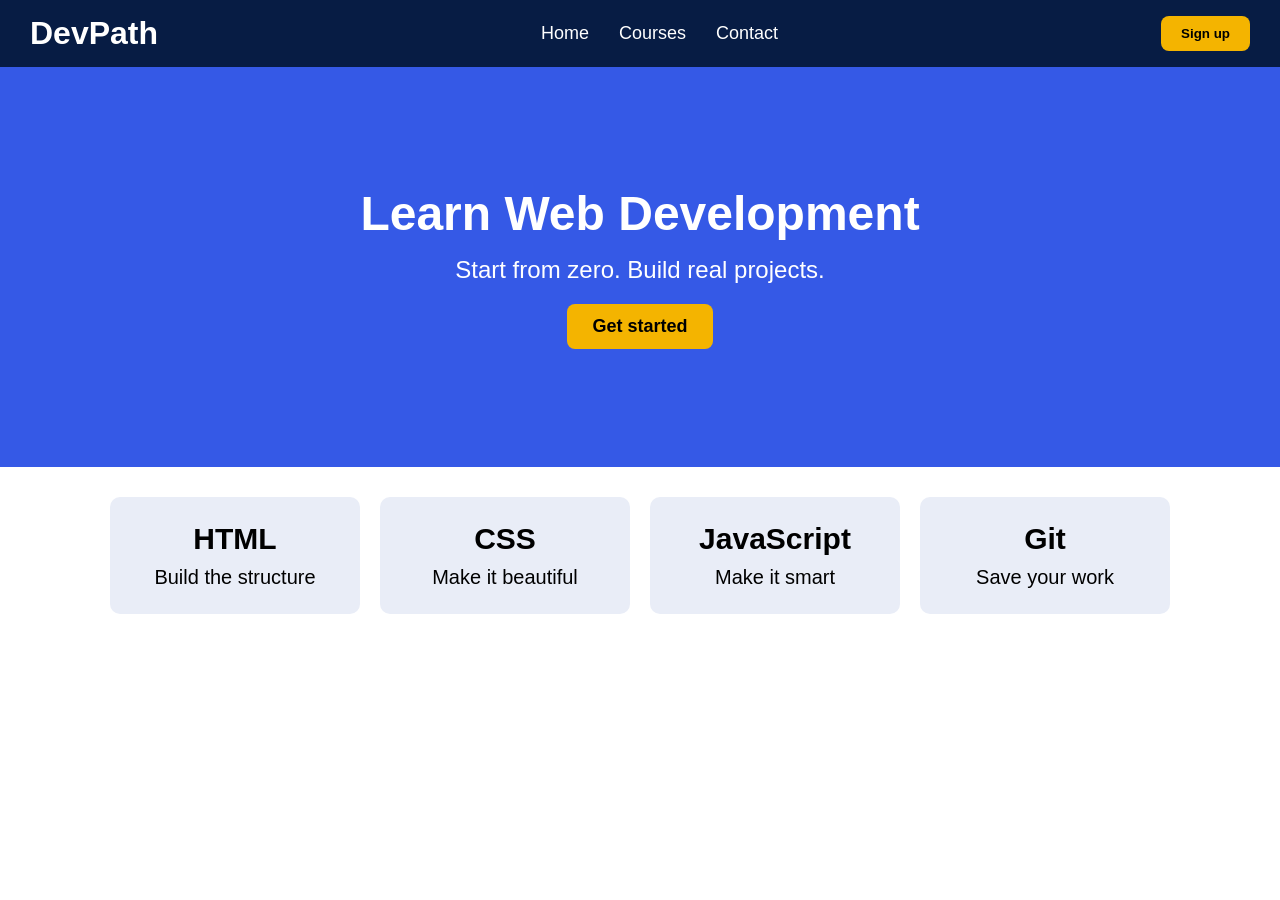
<file: weeek 7/index.html>
<!DOCTYPE html>
<html lang="en">

<head>
    <meta charset="UTF-8">
    <meta name="viewport" content="width=device-width, initial-scale=1.0">
    <title>DevPath</title>
    <link rel="stylesheet" href="style.css">
</head>

<body>
    <!--Navbar-->
    <nav class="navbar">
        <div class="logo">DevPath</div>

        <ul class="nav-links">
            <li><a href="#">Home</a></li>
            <li><a href="#">Courses</a></li>
            <li><a href="#">Contact</a></li>
        </ul>

        <button class="signup-btn">Sign up</button>
    </nav>

    <!-- Hero Section -->
    <section class="hero">
        <h1>Learn Web Development</h1>
        <p>Start from zero. Build real projects.</p>
        <button class="start-btn">Get started</button>
    </section>
          <!-- Cards Section -->
    <section class="cards">

        <div class="card">
            <h2>HTML</h2>
            <p>Build the structure</p>
        </div>

        <div class="card">
            <h2>CSS</h2>
            <p>Make it beautiful</p>
        </div>

        <div class="card">
            <h2>JavaScript</h2>
            <p>Make it smart</p>
        </div>

        <div class="card">
            <h2>Git</h2>
            <p>Save your work</p>
        </div>

    </section>



</body>

</html>
</file>
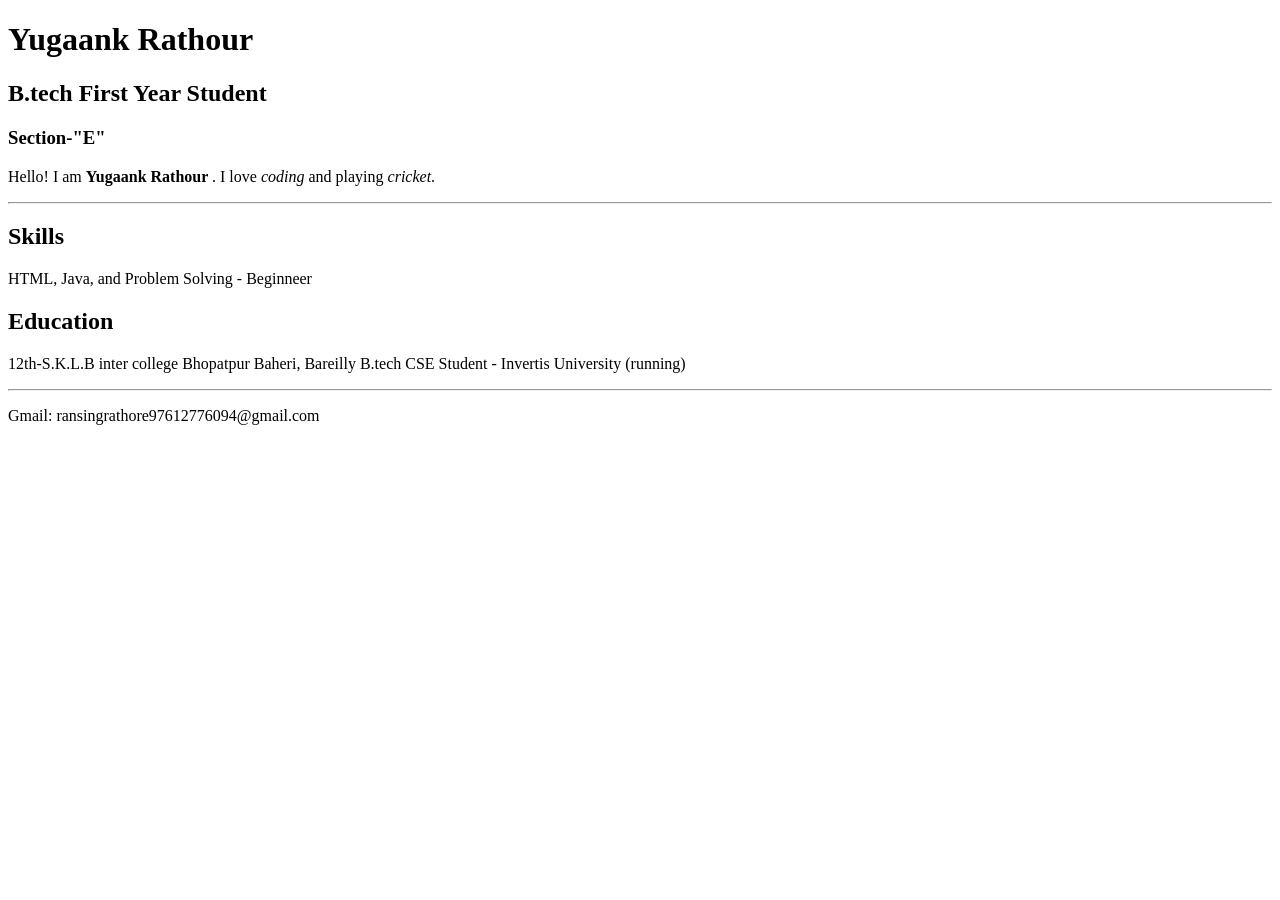
<file: week 2/index.html>
<!DOCTYPE html>
<html lang="en">

<head>
    <meta charset="UTF-8">
    <meta name="viewport" content="width=device-width, initial-scale=1.0">
    <title>My Resume</title>
</head>

<body>
    <h1>
        Yugaank Rathour
    </h1>

    <h2>
        B.tech First Year Student
    </h2>

    <h3>
        Section-"E"
    </h3>
    <P>
        Hello! I am <strong>Yugaank Rathour </strong>.
        I love <i>coding</i> and playing <em>cricket</em>.
    </P>
    <hr>

    <div id="skills" class="resume-section">
        <h2>Skills</h2>
        <p>
            HTML, Java, and Problem Solving - Beginneer
        </p>

    </div>

    <div id="education" class="resume-section">
        <h2>Education</h2>
        <p>
            12th-S.K.L.B inter college Bhopatpur Baheri, Bareilly
            B.tech CSE Student - Invertis University (running)
        </p>
    </div>
    <hr>
    <p>
        Gmail: ransingrathore97612776094@gmail.com
    </p>


</body>

</html>
</file>
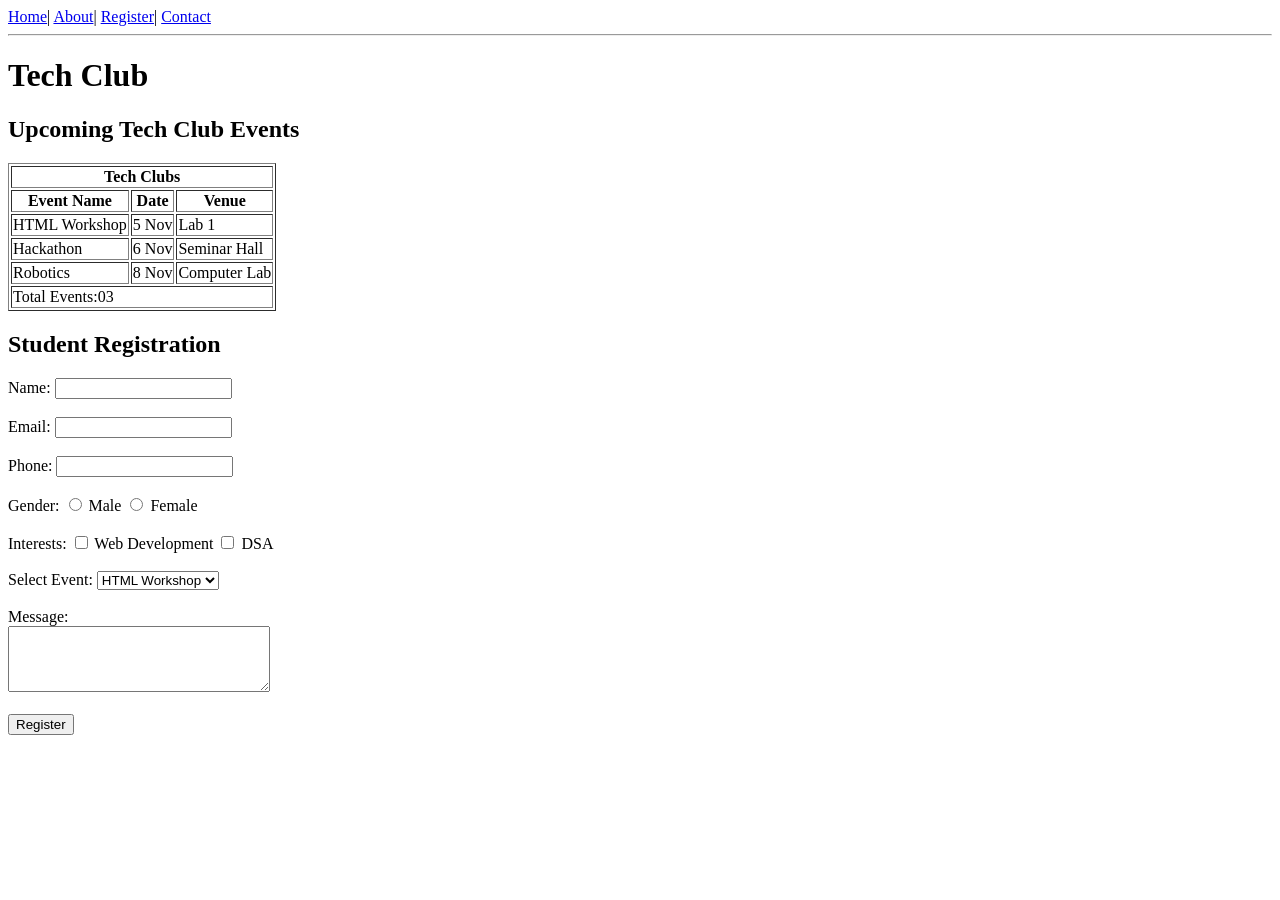
<file: week 4/index.html>
<!DOCTYPE html>
<html lang="en">

<head>
    <meta charset="UTF-8">
    <meta name="viewport" content="width=device-width, initial-scale=1.0">
    <meta name="description" content="Welcome to Tech Club. Explore events and register for activities.">
    <meta name="keywords" content="Tech Club, web development, events">
    <meta name="author" content="Tech Club">

    <title>Tech Club</title>

    <link rel="icon" type="image/png" href="favicon.png">

</head>

<body>
    
    <nav>
        <a href="index.html">Home</a>|
        <a href="about.html">About</a>|
        <a href="register.html">Register</a>|
        <a href="contact.html">Contact</a>
    </nav>
    <hr>

    <h1>Tech Club</h1>
    <h2>Upcoming Tech Club Events</h2>
    <table border="1">
        <thead>
            <tr>
                <th colspan="3">Tech Clubs</th>
            </tr>
            <tr>
                <th>Event Name</th>
                <th>Date</th>
                <th>Venue</th>
            </tr>
        </thead>
        <tbody>
            <tr>
                <td>HTML Workshop</td>
                <td>5 Nov</td>
                <td> Lab 1</td>
            </tr>
            <tr>
                <td>Hackathon</td>
                <td>6 Nov</td>
                <td>Seminar Hall</td>

            </tr>
            <tr>
                <td>Robotics</td>
                <td>8 Nov</td>
                <td>Computer Lab</td>
            </tr>
        </tbody>
        <tfoot>
            <tr>
                <td colspan="3">Total Events:03</td>
            </tr>
        </tfoot>

    </table>

    <h2>Student Registration</h2>
    <form>
        <label for="name">Name:</label>
        <input type="text" id="name" name="name" required>
        <br><br>

        <label for="email">Email:</label>
        <input type="email" id="email" name="email" required>
        <br><br>

        <label for="phone">Phone:</label>
        <input type="tel" id="phone" name="phone">
        <br><br>

        <label>Gender:</label>
        <input type="radio" name="gender" id="male" value="Male"> Male
        <input type="radio" name="gender" id="female" value="Female"> Female
        <br><br>
        <!--SECOHD METHOD-->
        <!--<P>Gender:</P>
        <label>
            <input type="radio" id="male" name="gender" value="Male">
            Male</label>
        <label>
            <input type="radio" id="female" name="gender" value="Female">
            Female</label> -->

        <label>Interests:</label>
        <input type="checkbox" id="web development" name="interest" value="web development"> Web Development
        <input type="checkbox" id="DSA" name="interest" value="DSA"> DSA
        <br><br>

        <label>Select Event:</label>
        <select name="event" id="event">
            <option value="HTML workshop">HTML Workshop</option>
            <option value="hackathon">Hackathon</option>
            <option value="robotics">Robotics</option>
        </select>
        <br><br>

        <label for="message">Message:</label>
        <br>
        <textarea name="message" id="message" rows="4" cols="30"></textarea>
        <br><br>


        <button type="submit">Register</button>
    </form>


</body>

</html>
</file>
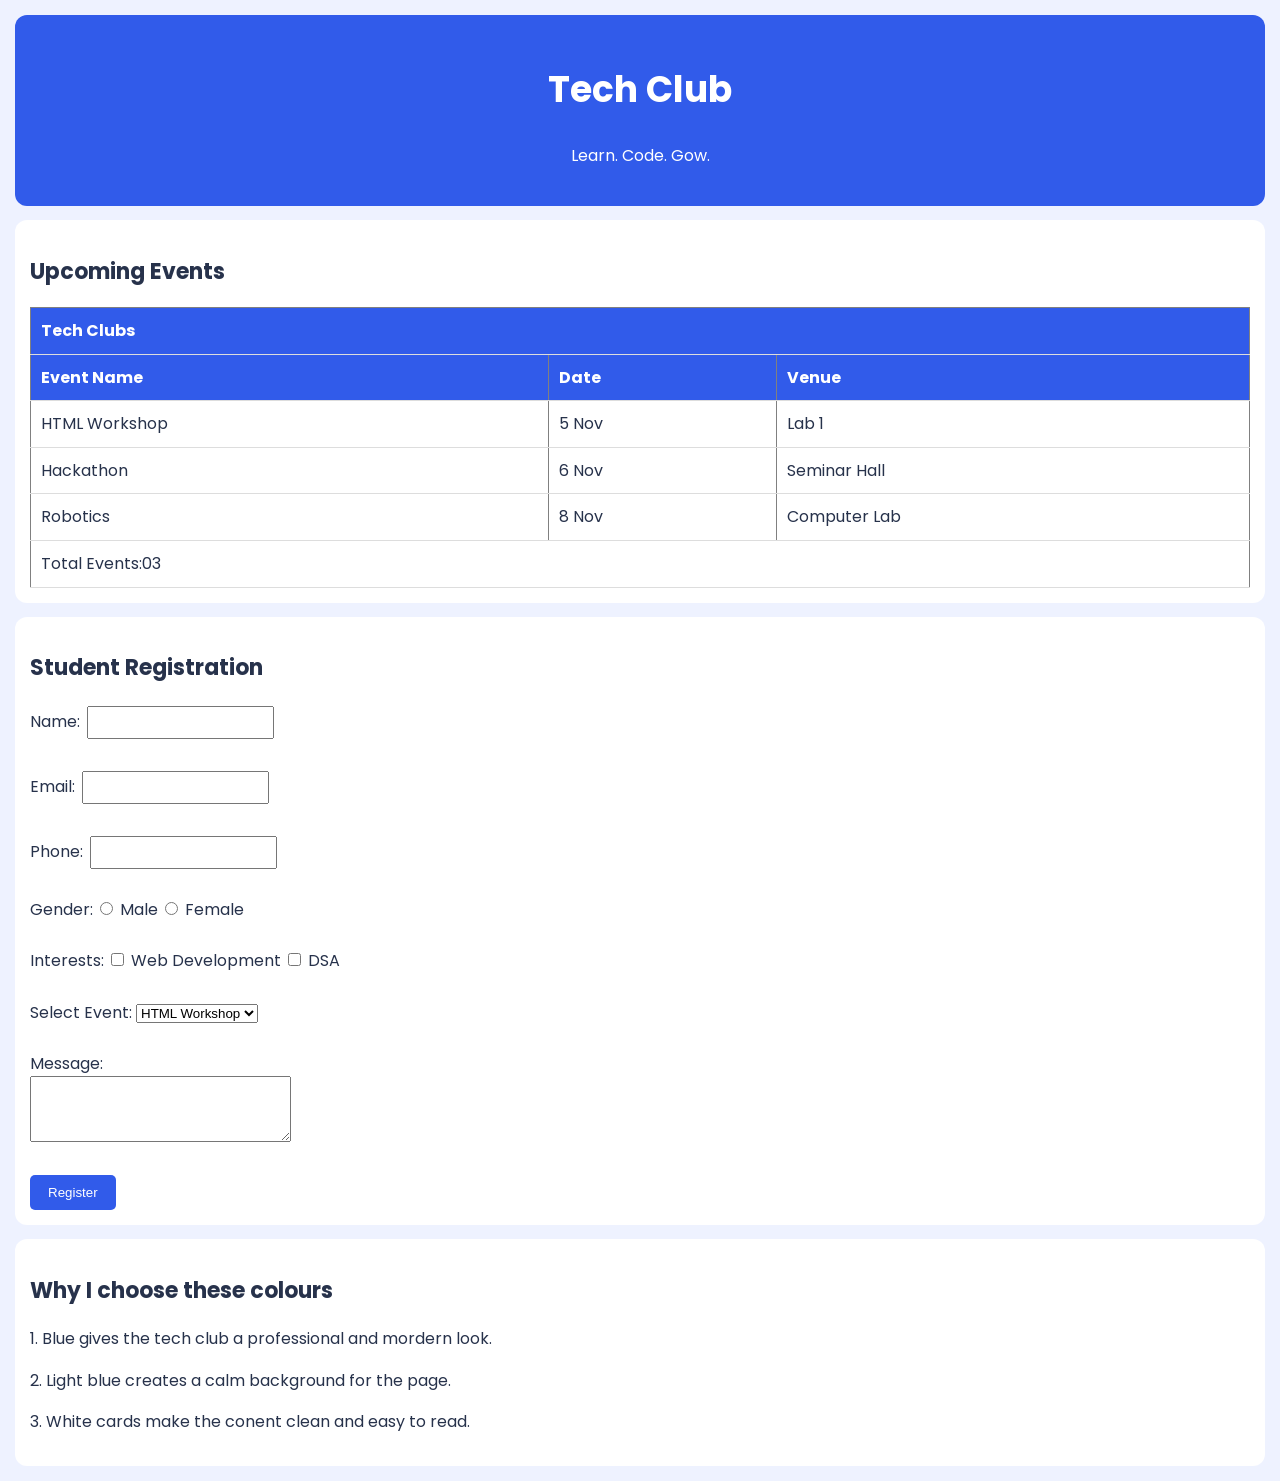
<file: week 5/index.html>
<!DOCTYPE html>
<html lang="en">

<head>
    <meta charset="UTF-8">
    <meta name="viewport" content="width=device-width, initial-scale=1.0">
    <meta name="description" content="Welcome to Tech Club. Explore events and register for activities.">
    <meta name="keywords" content="Tech Club, web development, events">
    <meta name="author" content="Tech Club">

    <title>Tech Club | Student Regirtration Form</title>
    <link rel="stylesheet" href="style.css">

    <link href="https://fonts.googleapis.com/css2?family=Poppins:wght@400;700&display=swap"
rel="stylesheet">

</head>

<body>
    <header id="hero">
    <h1>Tech Club</h1>
    <P>Learn. Code. Gow.</P>
</header>
    <section class="card">
        <h2>Upcoming Events</h2>
    <table border="1">
        <thead>
            <tr>
                <th colspan="3">Tech Clubs</th>
            </tr>
            <tr>
                <th>Event Name</th>
                <th>Date</th>
                <th>Venue</th>
            </tr>
        </thead>
        <tbody>
            <tr>
                <td>HTML Workshop</td>
                <td>5 Nov</td>
                <td> Lab 1</td>
            </tr>
            <tr>
                <td>Hackathon</td>
                <td>6 Nov</td>
                <td>Seminar Hall</td>

            </tr>
            <tr>
                <td>Robotics</td>
                <td>8 Nov</td>
                <td>Computer Lab</td>
            </tr>
        </tbody>
        <tfoot>
            <tr>
                <td colspan="3">Total Events:03</td>
            </tr>
        </tfoot>

    </table>
    </section>

      <section class="card">
    <h2>Student Registration</h2>
    <form>
        <label for="name">Name:</label>
        <input type="text" id="name" name="name" required>
        <br><br>

        <label for="email">Email:</label>
        <input type="email" id="email" name="email" required>
        <br><br>

        <label for="phone">Phone:</label>
        <input type="tel" id="phone" name="phone">
        <br><br>

        <label>Gender:</label>
        <input type="radio" name="gender" id="male" value="Male"> Male
        <input type="radio" name="gender" id="female" value="Female"> Female
        <br><br>
        <!--SECOHD METHOD-->
        <!--<P>Gender:</P>
        <label>
            <input type="radio" id="male" name="gender" value="Male">
            Male</label>
        <label>
            <input type="radio" id="female" name="gender" value="Female">
            Female</label> -->

        <label>Interests:</label>
        <input type="checkbox" id="web development" name="interest" value="web development"> Web Development
        <input type="checkbox" id="DSA" name="interest" value="DSA"> DSA
        <br><br>

        <label>Select Event:</label>
        <select name="event" id="event">
            <option value="HTML workshop">HTML Workshop</option>
            <option value="hackathon">Hackathon</option>
            <option value="robotics">Robotics</option>
        </select>
        <br><br>

        <label for="message">Message:</label>
        <br>
        <textarea name="message" id="message" rows="4" cols="30"></textarea>
        <br><br>


        <button type="submit">Register</button>
    </form>
    </section>
    <section class="card">
        <h2>Why I choose these colours</h2>
        <p>1. Blue gives the tech club a professional and mordern look. </p>
        <p>2. Light blue creates a calm background for the page.</p>
        <p>3. White cards make the conent clean and easy to read.</p>

    </section>

</body>

</html>
</file>
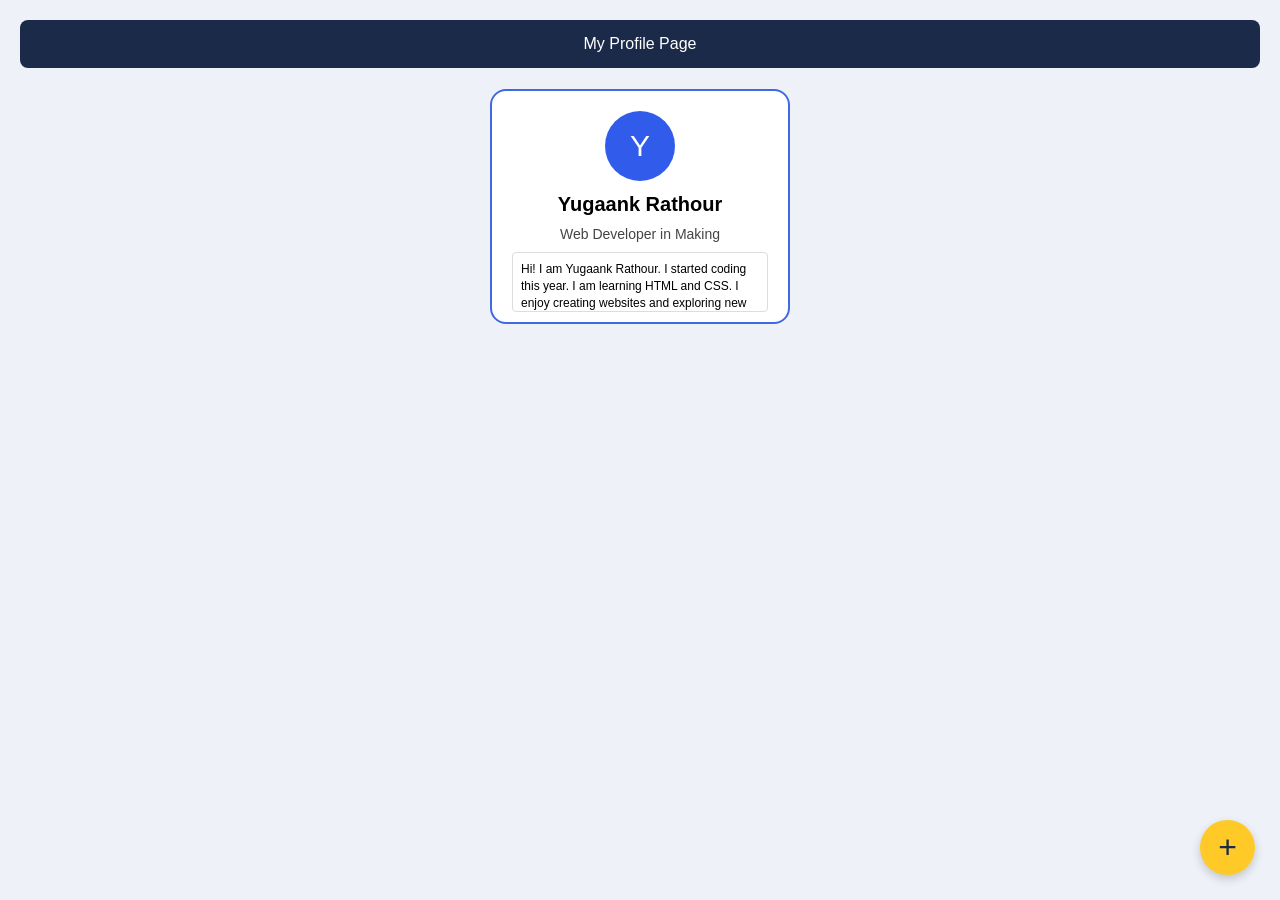
<file: week 6/index.html>
<!DOCTYPE html>
<html lang="en">
<head>
  <meta charset="UTF-8">
  <meta name="viewport" content="width=device-width, initial-scale=1.0">
  <title>My Profile Page</title>
  <link rel="stylesheet" href="style.css">
</head>
<body>

  <header class="top-bar">
    My Profile Page
  </header>

  <main class="profiles">

    <section class="profile-card">
      <div class="avatar"> Y</div>
      <h2>Yugaank Rathour</h2>
      <p class="role">Web Developer in Making</p>
      <div class="bio">
        Hi! I am Yugaank Rathour. I started coding this year.
         I am learning HTML and CSS.
        I enjoy creating websites and exploring new ideas.
        I like making small websites, drawing and
        listening to music. My goal is to build my
        own app. I am learning HTML and CSS.
      </div>
    </section>

  </main>

  <button class="add-button" aria-label="Add profile">+</button>

</body>
</html>
</file>
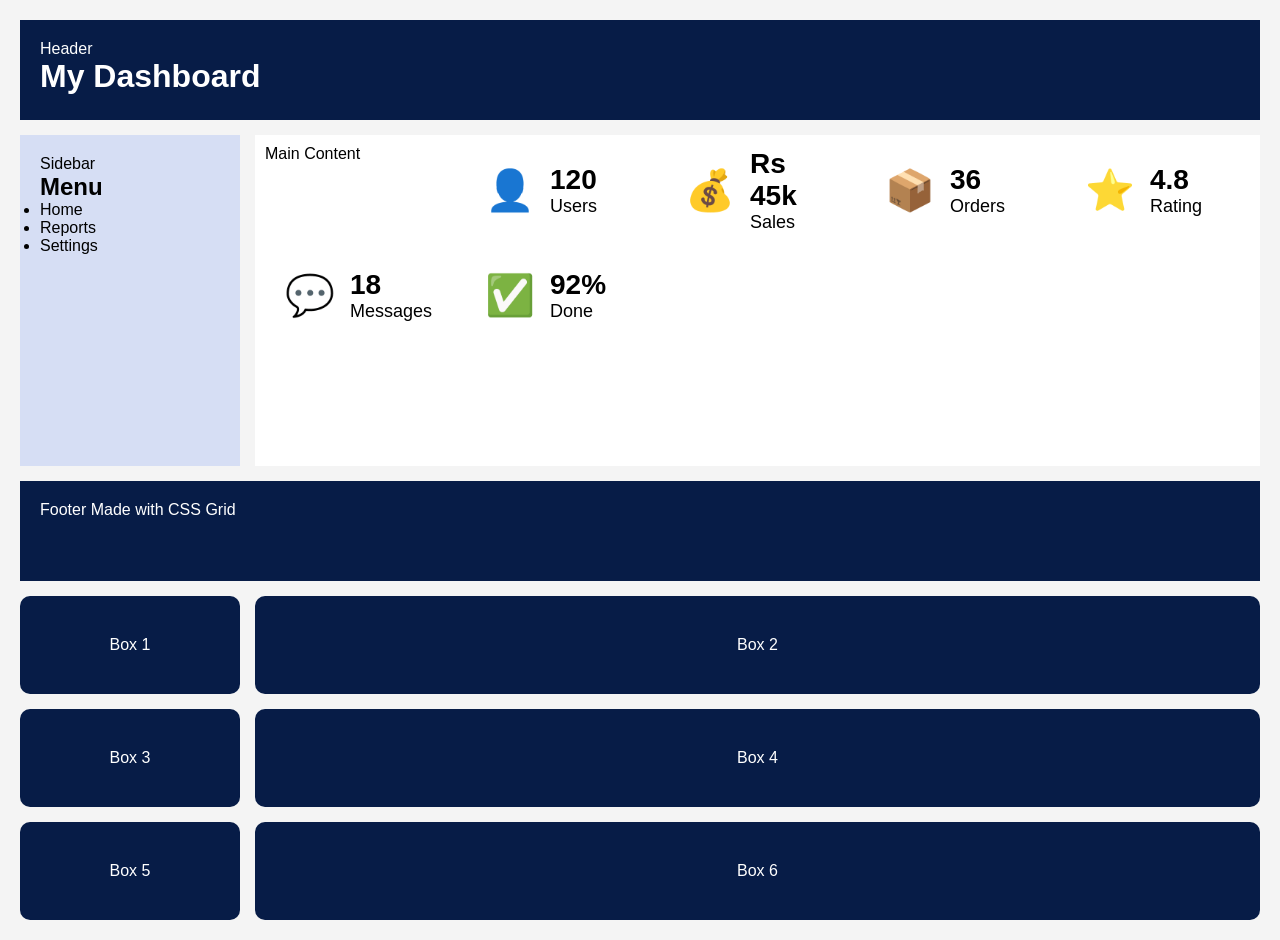
<file: week 8/index.html>
<!DOCTYPE html>
<html lang="en">

<head>
    <meta charset="UTF-8">
    <meta name="viewport" content="width=device-width, initial-scale=1.0">
    <title>Dashboard</title>
    <link rel="stylesheet" href="style.css">
</head>

<body>
           <!--Dashboard-->
    <div class="dashboard">

        <div class="box">Box 1</div>
        <div class="box">Box 2</div>
        <div class="box">Box 3</div>
        <div class="box">Box 4</div>
        <div class="box">Box 5</div>
        <div class="box">Box 6</div>

        <header class="header">
            Header
            <h1>My Dashboard</h1>
        </header>

        <aside class="sidebar">
            Sidebar
            <h2>Menu</h2>

            <ul>
                <li>Home</li>
                <li>Reports</li>
                <li>Settings</li>
            </ul>

        </aside>

        <main class="main">
            Main Content
            <!--Cards-->
            <div class="card">
                <span class="icon">👤</span>
                <div>
                    <h3>120</h3>
                    <p>Users</p>
                </div>
            </div>

            <div class="card">
                <span class="icon">💰</span>
                <div>
                    <h3>Rs 45k</h3>
                    <p>Sales</p>
                </div>
            </div>

            <div class="card">
                <span class="icon">📦</span>
                <div>
                    <h3>36</h3>
                    <p>Orders</p>
                </div>
            </div>

            <div class="card">
                <span class="icon">⭐</span>
                <div>
                    <h3>4.8</h3>
                    <p>Rating</p>
                </div>
            </div>

            <div class="card">
                <span class="icon">💬</span>
                <div>
                    <h3>18</h3>
                    <p>Messages</p>
                </div>
            </div>

            <div class="card">
                <span class="icon">✅</span>
                <div>
                    <h3>92%</h3>
                    <p>Done</p>
                </div>
            </div>

        </main>

        <footer class="footer">
            Footer
            Made with CSS Grid
        </footer>

    </div>

</body>

</html>
</file>
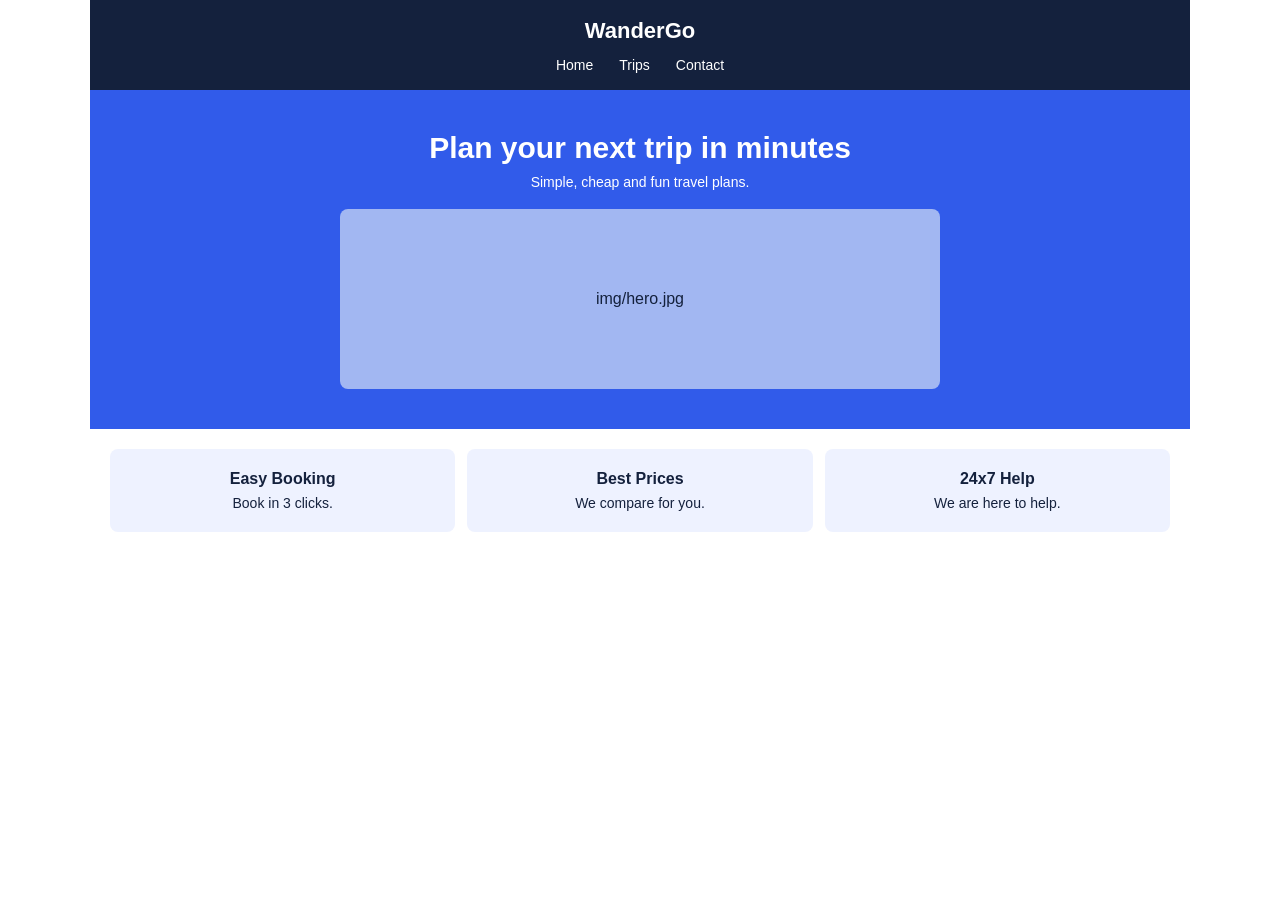
<file: week 9/index.html>
<!DOCTYPE html>
<html lang="en">
<head>
    <meta charset="UTF-8">
    <meta name="viewport" content="width=device-width, initial-scale=1.0">
    <title>WanderGo - Travel Plans</title>
    <link rel="stylesheet" href="style.css">
</head>
<body>

    <header class="navbar">
        <h2 class="logo">WanderGo</h2>

        <nav class="nav-links">
            <a href="#home">Home</a>
            <a href="#trips">Trips</a>
            <a href="#contact">Contact</a>
        </nav>
    </header>

    <main>
        <section class="hero" id="home">
            <h1>Plan your next trip in minutes</h1>
            <p>Simple, cheap and fun travel plans.</p>

            <div class="hero-image">img/hero.jpg</div>
        </section>

        <section class="features" id="trips">
            <article class="card">
                <h3>Easy Booking</h3>
                <p>Book in 3 clicks.</p>
            </article>

            <article class="card">
                <h3>Best Prices</h3>
                <p>We compare for you.</p>
            </article>

            <article class="card" id="contact">
                <h3>24x7 Help</h3>
                <p>We are here to help.</p>
            </article>
        </section>
    </main>

</body>
</html>
</file>
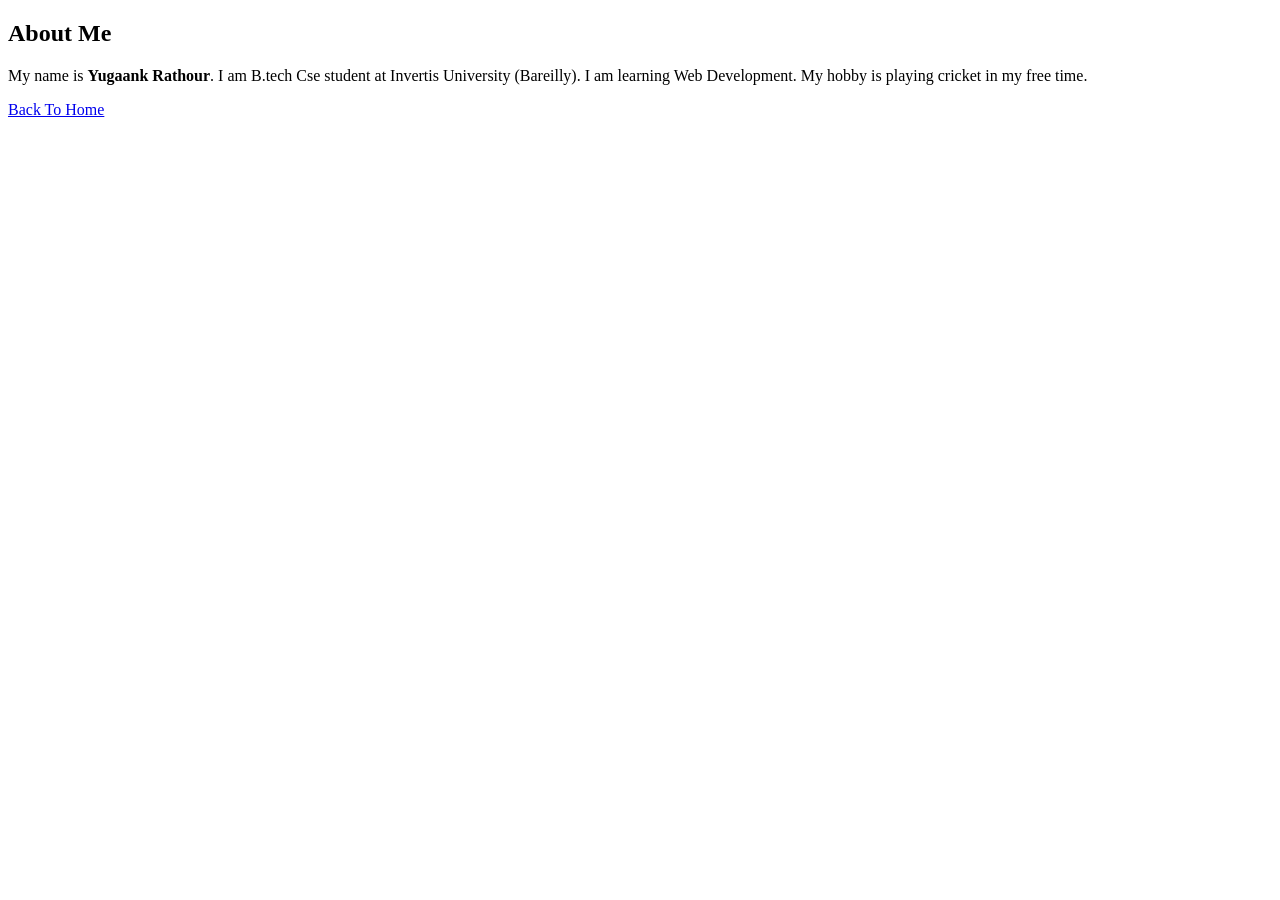
<file: week 3/about.html>
<!DOCTYPE html>
<html lang="en">

<head>
    <meta charset="UTF-8">
    <meta name="viewport" content="width=device-width, initial-scale=1.0">
    <title>About Me </title>
</head>

<body>
    <h2>
        About Me
    </h2>
    <p>
        My name is <b>Yugaank Rathour</b>. 
        I am B.tech Cse student at Invertis University (Bareilly).
        I am learning Web Development.
        My hobby is playing cricket in my free time.
    </p>
    <a href="index.html">Back To Home</a>
</body>

</html>
</file>
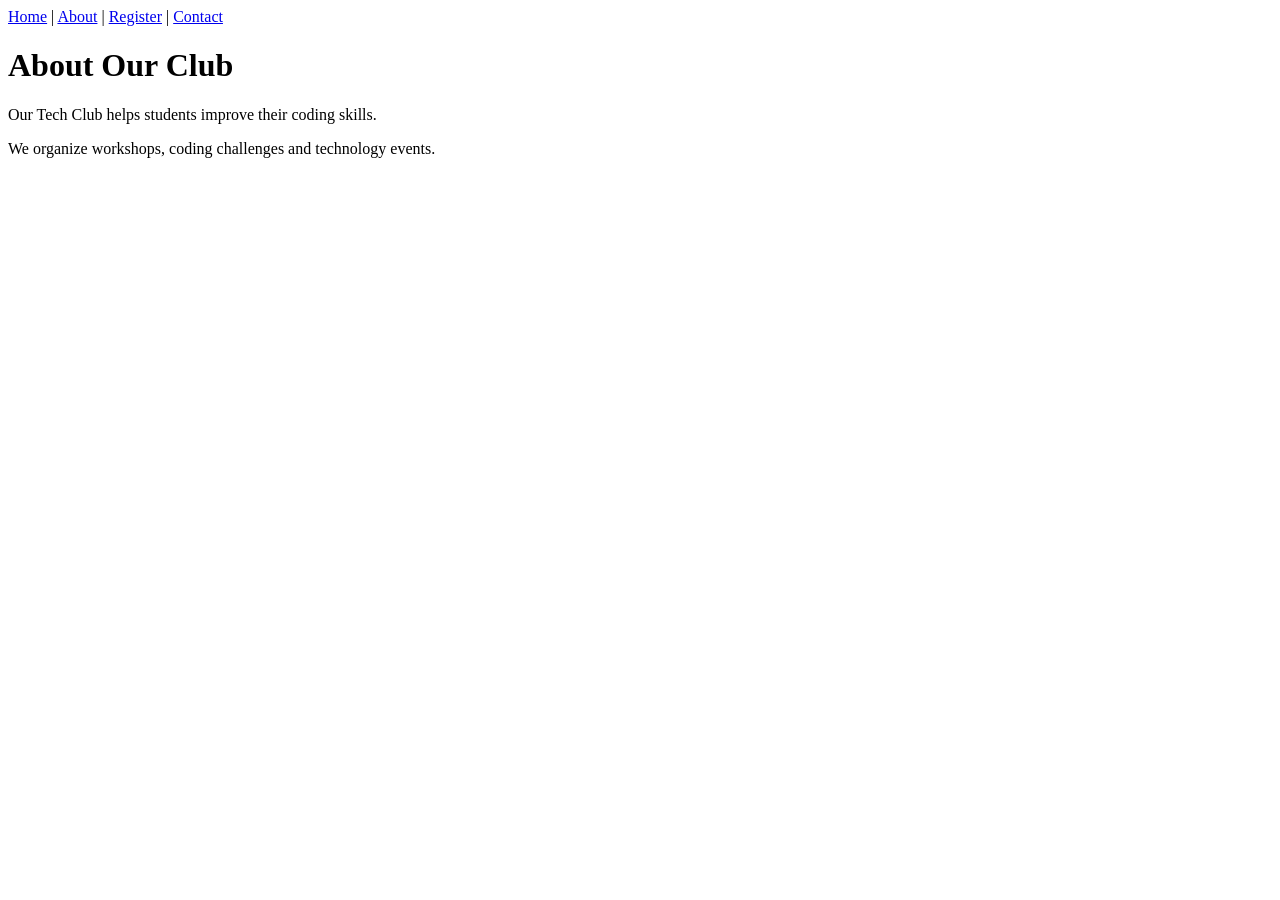
<file: week 4/about.html>
<!DOCTYPE html>
<html lang="en">
<head>
    <meta charset="UTF-8">
    <meta name="viewport" content="width=device-width, initial-scale=1.0">
    <title>About - Tech Club</title>
    <link rel="icon" type="image/png" href="favicon.png">
</head>
<body>
    <nav>
        <a href="index.html">Home</a> |
        <a href="about.html">About</a> |
        <a href="register.html">Register</a> |
        <a href="contact.html">Contact</a>
    </nav>

    <h1>About Our Club</h1>
    <p>Our Tech Club helps students improve their coding skills.</p>
    <p>We organize workshops, coding challenges and technology events.</p>

    
</body>
</html>
</file>
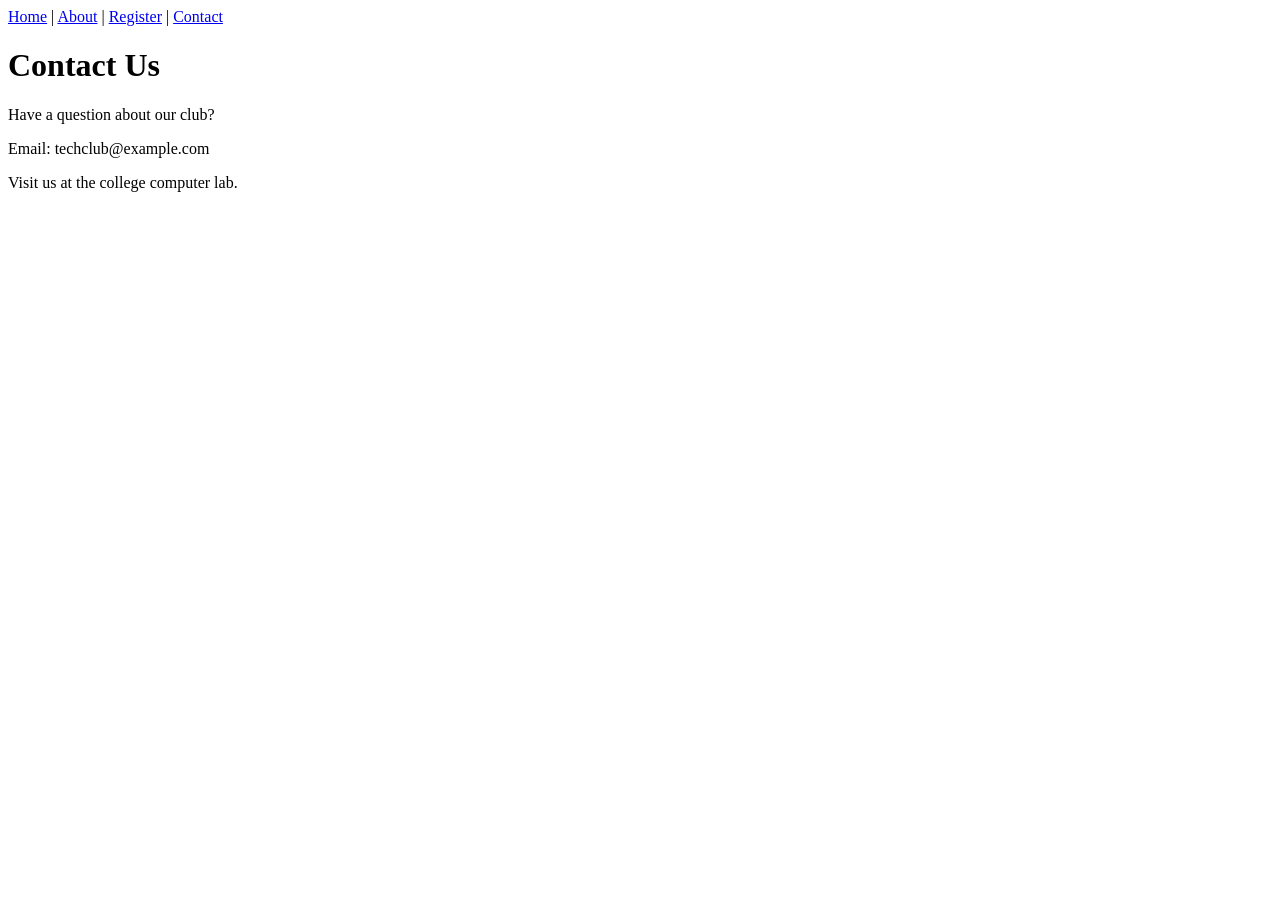
<file: week 4/contact.html>
<!DOCTYPE html>
<html lang="en">

<head>
    <meta charset="UTF-8">
    <meta name="viewport" content="width=device-width, initial-scale=1.0">
    <title>Contact - Tech Club</title>
    <link rel="icon" type="image/png" href="favicon.png">
</head>

<body>
    <nav>
        <a href="index.html">Home</a> |
        <a href="about.html">About</a> |
        <a href="register.html">Register</a> |
        <a href="contact.html">Contact</a>
    </nav>

    <h1>Contact Us</h1>
    <p>Have a question about our club?</p>
    <p>Email: techclub@example.com</p>
    <p>Visit us at the college computer lab.</p>
</body>


</html>
</file>
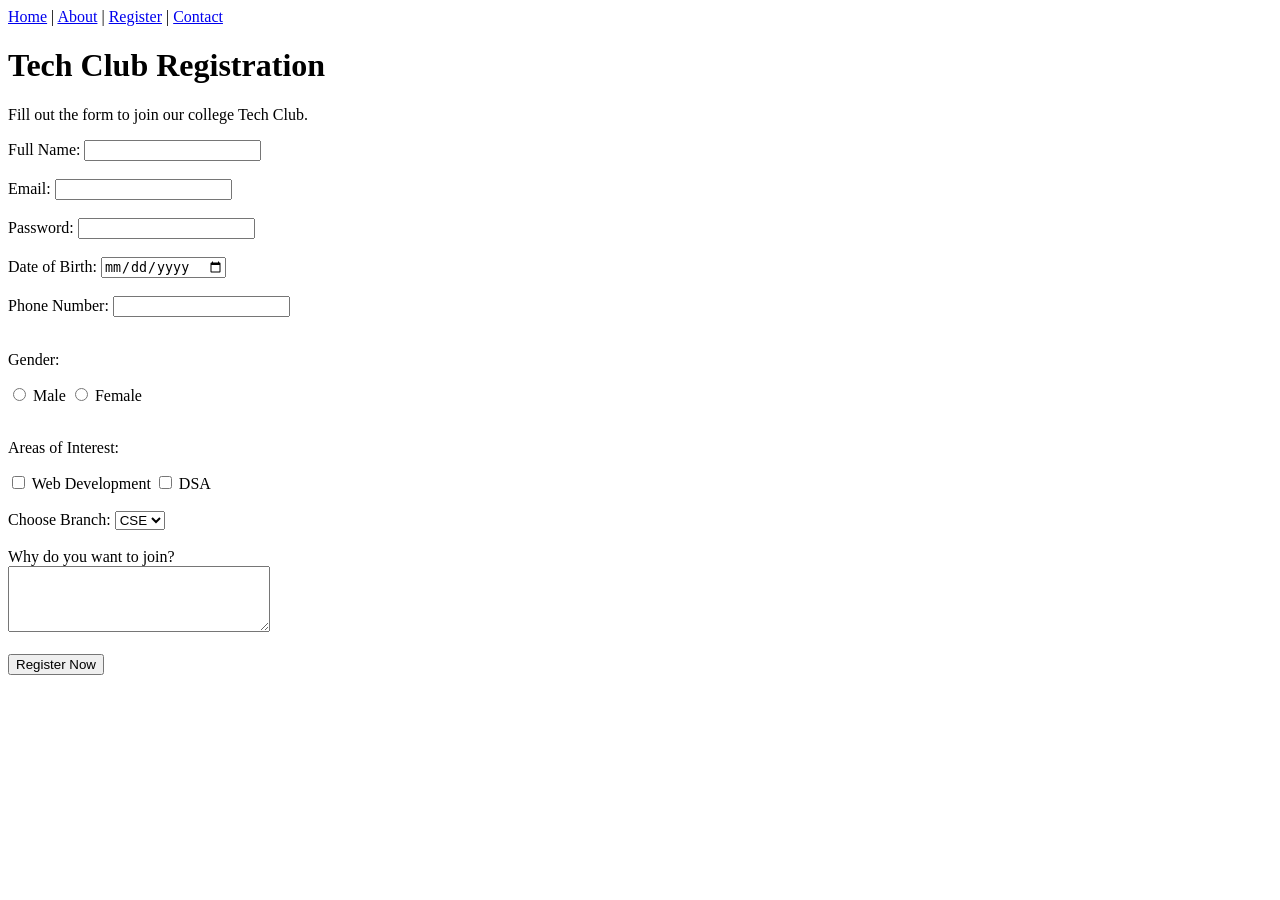
<file: week 4/register.html>
<!DOCTYPE html>
<html lang="en">
<head>
    <meta charset="UTF-8">
    <meta name="viewport" content="width=device-width, initial-scale=1.0">
    <meta name="description" content="Register for Tech Club events">
    <title>Register - Tech Club</title>
    <link rel="icon" type="image/png" href="favicon.png">
</head>
<body>

    <nav>
        <a href="index.html">Home</a> |
        <a href="about.html">About</a> |
        <a href="register.html">Register</a> |
        <a href="contact.html">Contact</a>
    </nav>

    <h1>Tech Club Registration</h1>
    <p>Fill out the form to join our college Tech Club.</p>

    <form>
        <label for="name">Full Name:</label>
        <input type="text" id="name" name="name" required>
        <br><br>

        <label for="email">Email:</label>
        <input type="email" id="email" name="email" required>
        <br><br>

        <label for="password">Password:</label>
        <input type="password" id="password" name="password" required>
        <br><br>

        <label for="dob">Date of Birth:</label>
        <input type="date" id="dob" name="dob">
        <br><br>

        <label for="phone">Phone Number:</label>
        <input type="tel" id="phone" name="phone">
        <br><br>

        <p>Gender:</p>
        <input type="radio" id="male" name="gender" value="Male">
        <label for="male">Male</label>

        <input type="radio" id="female" name="gender" value="Female">
        <label for="female">Female</label>
        <br><br>

        <p>Areas of Interest:</p>
        <input type="checkbox" id="web" name="interest" value="Web Development">
        <label for="web">Web Development</label>

        <input type="checkbox" id="dsa" name="interest" value="DSA">
        <label for="dsa">DSA</label>
        <br><br>

        <label for="branch">Choose Branch:</label>
        <select id="branch" name="branch">
            <option value="CSE">CSE</option>
            <option value="IT">IT</option>
            <option value="ECE">ECE</option>
        </select>
        <br><br>

        <label for="reason">Why do you want to join?</label>
        <br>
        <textarea id="reason" name="reason" rows="4" cols="30"></textarea>
        <br><br>

        <input type="submit" value="Register Now">
    </form>
</body>
</html>
</file>
<file: weeek 7/style.css>
* {
    margin: 0;
    padding: 0;
    box-sizing: border-box;
    font-family: Arial, sans-serif;
}

.navbar {
    display: flex;
    justify-content: space-between;
    align-items: center;
    background-color: #071c44;
    padding: 15px 30px;
}

.logo {
    color: white;
    font-size: 32px;
    font-weight: bold;
}

.nav-links {
    list-style: none;
    display: flex;
    gap: 30px;
}

.nav-links a {
    text-decoration: none;
    color: white;
    font-size: 18px;
}

.signup-btn {
    background-color: #f4b400;
    border: none;
    padding: 10px 20px;
    border-radius: 8px;
    font-weight: bold;
    cursor: pointer;
}
.hero {
    display: flex;
    flex-direction: column;
    justify-content: center;
    align-items: center;
    background-color: #3559e6;
    height: 400px;
    color: white;
    text-align: center;
}

.hero h1 {
    font-size: 48px;
    margin-bottom: 15px;
}

.hero p {
    font-size: 24px;
    margin-bottom: 20px;
}

.start-btn {
    background-color: #f4b400;
    border: none;
    padding: 12px 25px;
    border-radius: 8px;
    font-size: 18px;
    font-weight: bold;
    cursor: pointer;
}

.cards {
    display: flex;
    flex-wrap: wrap;
    gap: 20px;
    padding: 30px;
    justify-content: center;
    background-color: white;
}

.card {
    flex: 1 1 200px;
    max-width: 250px;
    background-color: #e9edf7;
    border-radius: 10px;
    padding: 25px;
    text-align: center;
}

.card h2 {
    margin-bottom: 10px;
    font-size: 30px;
}

.card p {
    font-size: 20px;
}

@media (max-width: 768px) {
    .navbar {
        flex-wrap: wrap;
        gap: 16px;
        padding: 15px 20px;
    }
    .logo {
        font-size: 28px;
    }
    .nav-links {
        order: 3;
        width: 100%;
        justify-content: space-between;
        gap: 12px;
    }
    .nav-links a {
        font-size: 16px;
    }
    .hero {
        min-height: 360px;
        height: auto;
        padding: 48px 20px;
    }
    .hero h1 {
        font-size: clamp(32px, 8vw, 42px);
    }
    .hero p {
        font-size: clamp(18px, 5vw, 22px);
    }
    .cards {
        padding: 24px 20px;
    }
    .card {
        flex-basis: min(100%, 250px);
        max-width: none;
    }
}

@media (max-width: 480px) {
    .navbar {
        padding: 14px 16px;
    }
    .signup-btn {
        padding: 9px 14px;
    }
    .nav-links {
        justify-content: center;
        flex-wrap: wrap;
    }
    .hero {
        min-height: 320px;
        padding: 40px 16px;
    }
    .hero h1 {
        font-size: 34px;
        line-height: 1.1;
    }
    .hero p {
        line-height: 1.4;
    }
    .cards {
        gap: 16px;
        padding: 20px 16px;
    }
    .card {
        padding: 22px 16px;
    }
    .card h2 {
        font-size: 26px;
    }
    .card p {
        font-size: 18px;
    }
}
</file>
<file: week 5/style.css>
body {
      background: #eef2ff;
      color: #27324b;
      font-family: 'Poppins' , sans-serif;
      margin: 15px;
      font-size: 16px;
      line-height: 1.6;
    }

    *{
      box-sizing: border-box;
    }
      h1{
        font-size: 36px;
        font-weight: 700;

      }

      h2{
          font-size: 22px;
      }
    #hero {
      background: #315bea;
      color: white;
      text-align: center;
      padding: 22px;
      border-radius: 12px;
    }

    .card {
      background: white;
      padding: 15px;
      margin-top: 14px;
      border-radius: 12px;
    }

    table {
      width: 100%;
      border-collapse: collapse;
    }

    th {
      background: #315bea;
      color: white;
      text-align: left;
    }

    th, td {
      padding: 10px;
      border-bottom: 1px solid #ddd;
    }

    input {
      padding: 7px;
      margin: 3px;
    }

    button {
      background: #315bea;
      color: white;
      border: none;
      padding: 10px 18px;
      border-radius: 5px;
    }
:root {
  --primary: #315bea;
  --page-bg: #eef2ff;
  --text: #27324b;
  --card-bg: #ffffff;
  --spacing: 15px;
}

body {
  background: var(--page-bg);
  color: var(--text);
  font-family: 'Poppins', sans-serif;
  margin: var(--spacing);
  line-height: 1.6;
}

#hero {
  background: var(--primary);
  color: white;
  text-align: center;
  padding: 22px;
  border-radius: 12px;
}

.card {
  background: var(--card-bg);
  padding: var(--spacing);
  margin-top: 14px;
  border-radius: 12px;
}

th, button {
  background: var(--primary);
  color: white;
}
</file>
<file: week 6/style.css>
* {
  box-sizing:border-box;
} 
 
body {
   margin: 0;
   padding: 20px;
     font-family: Arial, sans-serif;
     background-color: #eef2f8;
}  
 
 
 
 .profiles {
  padding: 1px;
}

.profile-card {
  width: 300px;
  height: 235px;
  margin: 20px auto;
  padding: 20px;
  background: white;
  border: 2px solid #4169e1;
  border-radius: 16px;
  text-align: center;
}

.avatar {
  width: 70px;
  height: 70px;
  margin: 0 auto 12px;
  border-radius: 50%;
  background: #315bea;
  color: white;
  font-size: 30px;
  display: flex;
  align-items: center;
  justify-content: center;
}

.profile-card h2  {
  margin: 10px 0;
  font-size: 20px;
}

.role {
  margin: 10px 0;
  font-size: 14px;
  color: #444;

}

.bio {
  height: 60px;
  overflow: auto;
  padding: 8px;
  border: 1px solid #dddddd;
  text-align: left;
  font-size: 12px;
  border-radius: 4px;
  margin-top: 10px;
  line-height: 1.4;
}
.top-bar {
  position: sticky;
  top: 0;
  z-index: 100;
  padding: 15px;
  background-color: #1b2a49;
  color: white;
  text-align: center;
  border-radius: 8px;
}

.add-button {
  position: fixed;
  right: 25px;
  bottom: 25px;
  z-index: 200;
  width: 55px;
  height: 55px;
  border: none;
  border-radius: 50%;
  background-color: #ffc928;
  color: #1b2a49;
  font-size: 32px;
  cursor: pointer;
  box-shadow: 0 4px 10px #00000030;
}
</file>
<file: week 8/style.css>
* {
    margin: 0;
    padding: 0;
    box-sizing: border-box;
    font-family: Arial, sans-serif;
}

body {
    padding: 20px;
    background: #f4f4f4;
}

.dashboard {
    display: grid;
    grid-template-columns: repeat(auto-fit, minmax(150px, 1fr));
    min-height: 100vh;
    gap: 15px;
    grid-template-columns: 220px 1fr;
    grid-template-rows: 100px 1fr 100px;
    grid-template-areas: "head head" "side main" "foot foot";
}

.box {
    background: #071c47;
    color: white;
    padding: 40px;
    text-align: center;
    border-radius: 10px;
}

.header {
    grid-area: head;
    background: #071c47;
    color: white;
    padding: 20px;
}

.sidebar {
    grid-area: side;
    background: #d6def4;
    padding: 20px;
}

.main {
    grid-area: main;
    background: #ffffff;
    padding: 20px;
    padding: 10px;
    display: grid;
    grid-template-columns: repeat(auto-fit, minmax(180px, 1fr));
    gap: 15px;
    align-content: start;
}

.footer {
    grid-area: foot;
    background: #071c47;
    color: white;
    padding: 20px;
}

.card {
    background: white;
    border-radius: 12px;
    padding: 20px;
    display: flex;
    align-items: center;
    gap: 15px;
    height: 90px;
}

.icon {
    font-size: 40px;
}

.card h3 {
    font-size: 28px;
}

.card p {
    font-size: 18px;
}
</file>
<file: week 9/style.css>
* {
    box-sizing: border-box;
}

html{
    font-size: 16px;
}

body {
    margin: 0;
    font-family: Arial, sans-serif;
    color: #14213d;
    font-size: 1rem;
    line-height: 1.5;
}

/* Navbar */
.navbar {
    display: flex;
    flex-direction: column;
    align-items: center;
    gap: 0.5rem;
    background-color: #14213d;
    color: white;
    text-align: center;
    padding: 0.75rem;
}

.logo {
    margin: 0;
    font-size: 1.375rem;
}

.nav-links{
    display: flex;
    justify-content: center;
    flex-wrap: wrap;
    gap: 0.75rem;
}

.nav-links a {
    color: white;
    text-decoration: none;
    margin: 0 0.3125rem;
    font-size: 0.875rem;
}

/* Hero section: mobile first */
.hero {
    background-color: #315bea;
    color: white;
    text-align: center;
    padding: 1.5rem 0.75rem;
}

.hero h1 {
    font-size: 1.5rem;
    margin: 0 auto 0.375rem;
    max-width: 18.75rem;
    line-height: 1.2;
}

.hero p {
    font-size: 0.875rem;
    margin: 0 0 1rem;
}

.hero-image {
    background-color: #a2b7f2;
    color: #14213d;
    height: 9rem;
    border-radius: 0.5rem;
    display: flex;
    align-items: center;
    justify-content: center;
    width: 100%;
    max-width: 37.5rem;
    margin: 0 auto;
    overflow: hidden;
}

img {
    display: block;
    max-width: 100%;
    height: auto;
}

.hero-image img {
    width: 100%;
    height: 100%;
    object-fit: cover;
}

/* Features: mobile layout */
.features {
    padding: 0.75rem;
    display: grid;
    grid-template-columns: 1fr;
    gap: 0.625rem;
}

.card {
    background-color: #eef2ff;
    text-align: center;
    padding: 1rem 0.5rem;
    margin-bottom: 10px;
    border-radius: 0.5rem;
}

.card h3{
     font-size: 1rem;
     margin: 0.125rem;
}
.card p {
    margin: 0.125rem;
    font-size: 0.875rem;
}

/* Tablet: 768px and above */
@media (min-width: 768px) {
    .navbar {
        display: flex;
        justify-content: space-between;
        align-items: center;
        padding: 0.875rem 1.5rem;
    }

    .nav-links{
        gap: 1rem;
    }

    .logo {
        margin: 0;
    }

    .hero {
        padding: 2rem 1.5rem;
    }

    .hero h1 {
        max-width: none;
        font-size: 1.75rem;
    }

    .hero-image {
        max-width: 500px;
        height: 10rem;
        margin: 0 auto;
    }

    .features {
        grid-template-columns: repeat(3, minmax(0, 1fr));
        display: flex;
        gap: 0.75rem;
        padding: 1.25rem;
    }

    .card {
        flex: 1;
    }
}

/* Laptop: 1024px and above */
@media (min-width: 1024px) {
    body {
        max-width: 1100px;
        margin: 0 auto;
    }

    .hero {
        padding: 2.5rem 1.5rem;
    }

    .hero h1 {
        max-width: none;
        font-size: 1.875rem;
    }

    .hero-image {
        max-width: 37.5rem;
        height: 11.25rem;
    }

    .features {
        padding: 1.25rem;
    }
}
</file>
